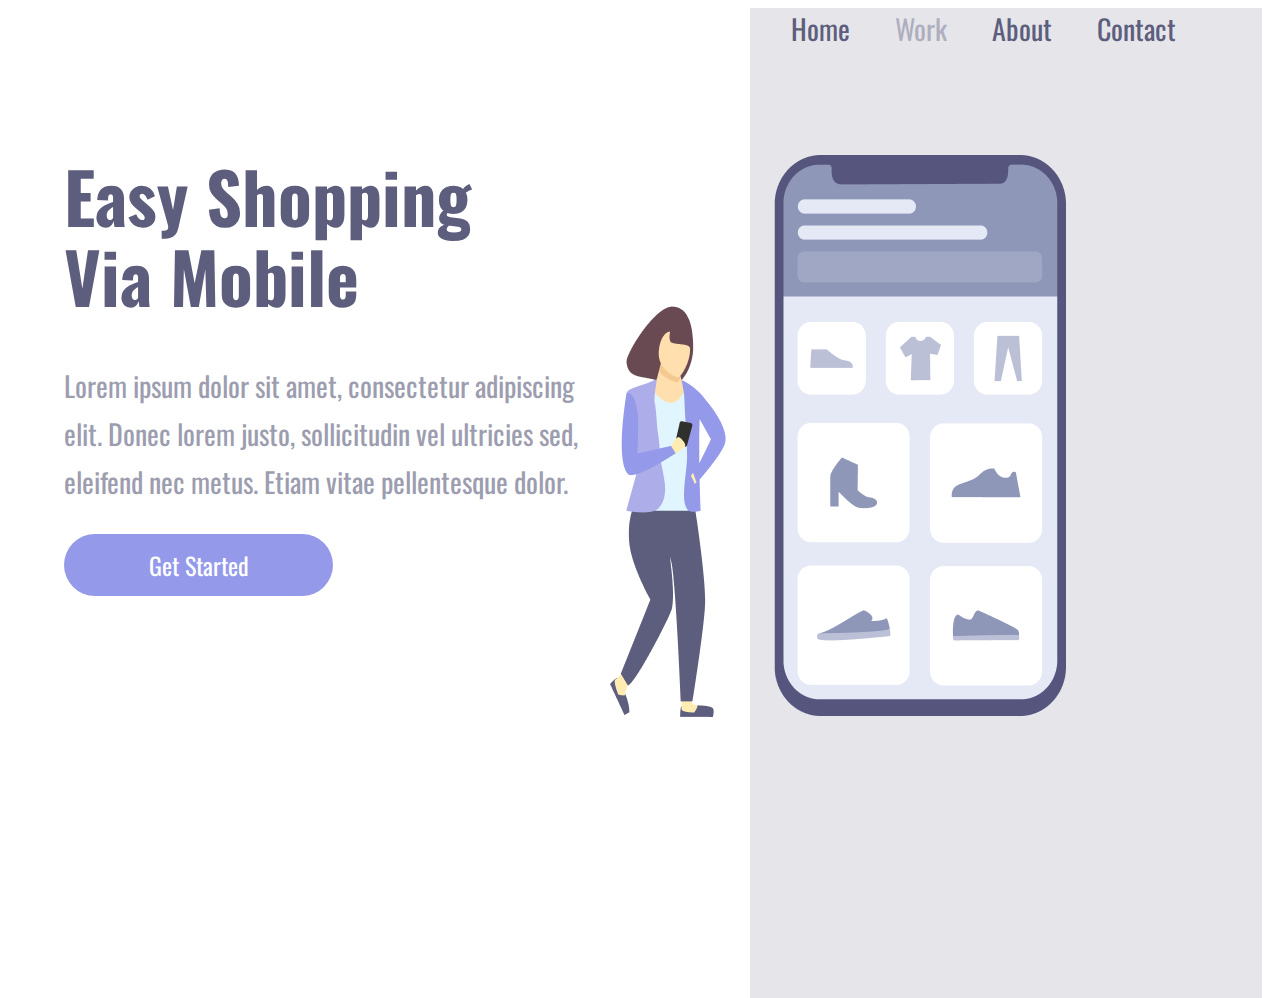
<file: index.html>
<!DOCTYPE html>
<html lang="pt-br">
<head>
    <meta charset="UTF-8">
    <meta http-equiv="X-UA-Compatible" content="IE=edge">
    <meta name="viewport" content="width=device-width, initial-scale=1.0">
    <link rel="stylesheet" href="./StylesPj2.css">
    <link rel="preconnect" href="https://fonts.googleapis.com">
    <link rel="preconnect" href="https://fonts.gstatic.com" crossorigin>
    <link href="https://fonts.googleapis.com/css2?family=Oswald&display=swap" rel="stylesheet">
    <title>Easy Shopping Via Mobile</title>
</head>
<body>
    <section class="SectionOne">
        <div>
            <h1>Easy Shopping <br>
                Via Mobile
            </h1>
            <p>Lorem ipsum dolor sit amet, consectetur  adipiscing <br>
                elit. Donec lorem justo, sollicitudin vel ultricies sed,<br> 
                eleifend nec metus. Etiam vitae pellentesque dolor. </p>
            <button>Get Started</button>
        </div>
    </section>
    <section class="SectionTwo">
            <a class="LinksHeader">Home</a>
            <a class="LinksHeader" id="linkWork">Work</a>
            <a class="LinksHeader">About</a>
            <a class="LinksHeader">Contact</a>
            <figure>
                <img src="./img/Illustration-3-3.png" alt="img-girl-phone" class="imgOne">
            </figure>

    </section>
</body>
</html>
</file>
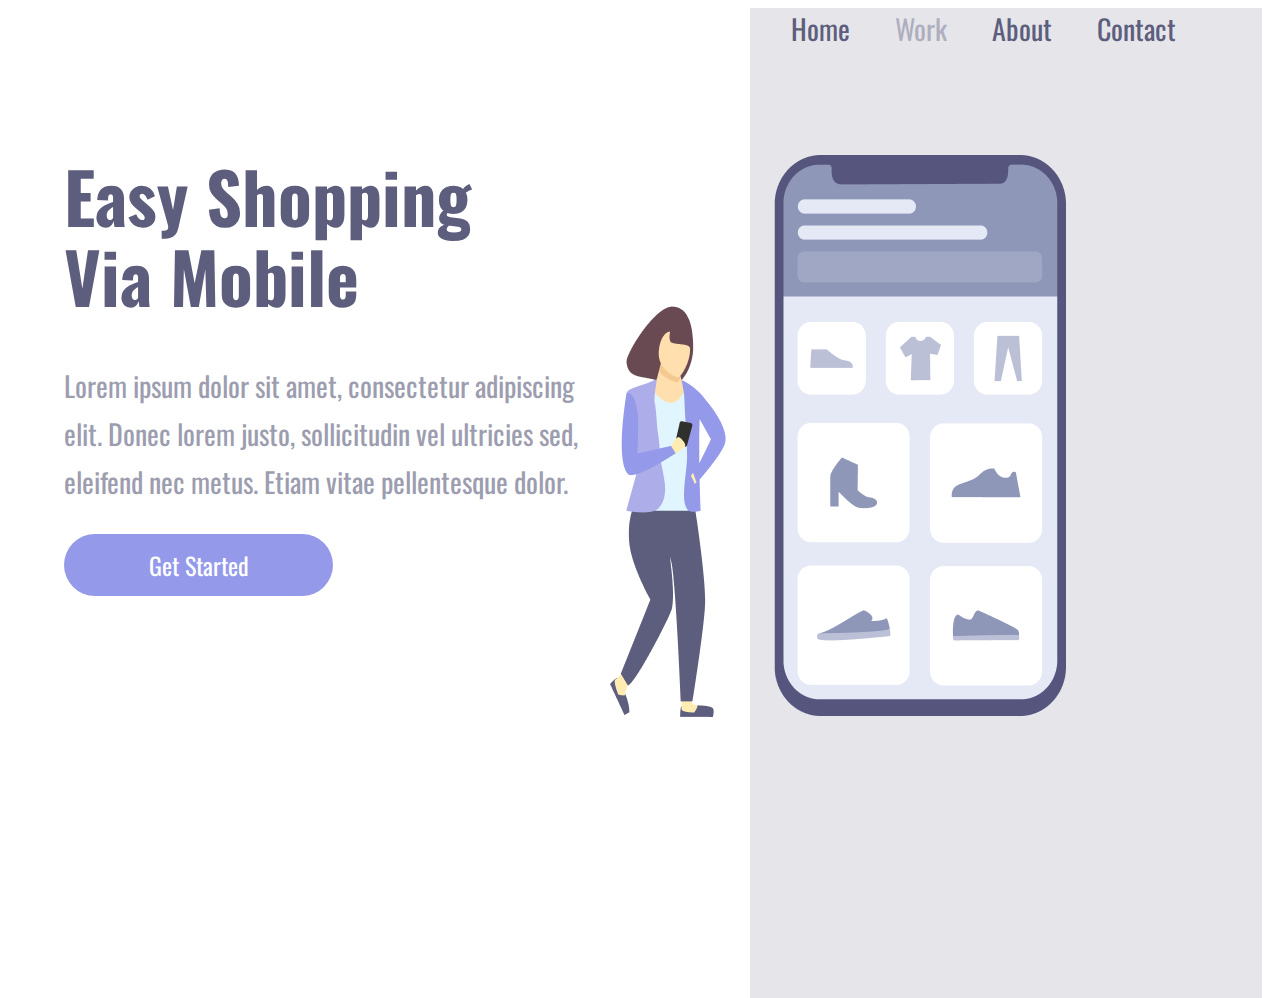
<file: HtmlCss/index.html>
<!DOCTYPE html>
<html lang="pt-br">
<head>
    <meta charset="UTF-8">
    <meta http-equiv="X-UA-Compatible" content="IE=edge">
    <meta name="viewport" content="width=device-width, initial-scale=1.0">
    <link rel="stylesheet" href="./StylesPj2.css">
    <link rel="preconnect" href="https://fonts.googleapis.com">
    <link rel="preconnect" href="https://fonts.gstatic.com" crossorigin>
    <link href="https://fonts.googleapis.com/css2?family=Oswald&display=swap" rel="stylesheet">
    <title>Easy Shopping Via Mobile</title>
</head>
<body>
    <section class="SectionOne">
        <div>
            <h1>Easy Shopping <br>
                Via Mobile
            </h1>
            <p>Lorem ipsum dolor sit amet, consectetur  adipiscing <br>
                elit. Donec lorem justo, sollicitudin vel ultricies sed,<br> 
                eleifend nec metus. Etiam vitae pellentesque dolor. </p>
            <button>Get Started</button>
        </div>
    </section>
    <section class="SectionTwo">
            <a class="LinksHeader">Home</a>
            <a class="LinksHeader" id="linkWork">Work</a>
            <a class="LinksHeader">About</a>
            <a class="LinksHeader">Contact</a>
            <figure>
                <img src="../img/Illustration-3-3.png" class="imgOne">
            </figure>

    </section>
</body>
</html>
</file>
<file: StylesPj2.css>
*{
    font-family: 'Oswald', sans-serif;
}
#linkWork{
    opacity: 0.4;
}
.SectionOne{
    display: inline-block;
    position: absolute;
    top: 12vh;
    left: 5vw;
    width: 60%;
}
h1{
    color: #5D5D7D;
    font-size: 70px;
    line-height: 80px;
    font-weight: 400px;
}
p{
    font-weight: 400;
    font-size: 28px;
    line-height: 48px; 
    opacity: 0.6;
    color: #5D5D7D;
}
button{
    width: 269px;
    height: 62px;
    font-weight: 400;
    font-size: 24px;
    line-height: 36px;
    text-align: center;
    color: #FFFFFF;
    background: #9499EA;
    border-radius: 35px;
    border: none;
}
.SectionTwo{
    display: inline-block;
    position: absolute;
    width: 40%;
    height: 110vh;
    background: rgb(93,93,125,0.16);
    margin-left: 58vw;
}
.imgOne{
    display: inline-block;
    position: relative;
    right: 180px;
    top: 10vh;
}
.LinksHeader{
    font-weight: 400;
    font-size: 28px;
    line-height: 41px;
    color: #5D5D7D;
    cursor: pointer;
    padding-left: 41px;
}
@media screen and (max-width:1100px) {
    .SectionOne{
        display: block;
        text-align: center;
        position: static;
        width: 94vw;
    }
    h1{
        font-size: 5vh;
        line-height: 8vh;
        margin-top: 8vh;
    }
    p{
        font-size: 2vh;
        line-height: 3vh;
        text-align: center;
    }
    .SectionTwo{
        display: block;
        position: absolute;
        width: 97%;
        height: 48.5%;
        background: rgb(93,93,125,0.16);
        margin-left: 0vw;
        margin-top: 3%;
    }
    .imgOne{
        display: block;
        margin-left: auto;
        margin-right: auto;
        right: 0;
        max-height:40vh;
        top: 2vh;
    }
    .LinksHeader{
        display: none;
    }

}
</file>
<file: HtmlCss/StylesPj2.css>
*{
    font-family: 'Oswald', sans-serif;
}
#linkWork{
    opacity: 0.4;
}
.SectionOne{
    display: inline-block;
    position: absolute;
    top: 12vh;
    left: 5vw;
    width: 60%;
}
h1{
    color: #5D5D7D;
    font-size: 70px;
    line-height: 80px;
    font-weight: 400px;
}
p{
    font-weight: 400;
    font-size: 28px;
    line-height: 48px; 
    opacity: 0.6;
    color: #5D5D7D;
}
button{
    width: 269px;
    height: 62px;
    font-weight: 400;
    font-size: 24px;
    line-height: 36px;
    text-align: center;
    color: #FFFFFF;
    background: #9499EA;
    border-radius: 35px;
    border: none;
}
.SectionTwo{
    display: inline-block;
    position: absolute;
    width: 40%;
    height: 110vh;
    background: rgb(93,93,125,0.16);
    margin-left: 58vw;
}
.imgOne{
    display: inline-block;
    position: relative;
    right: 180px;
    top: 10vh;
}
.LinksHeader{
    font-weight: 400;
    font-size: 28px;
    line-height: 41px;
    color: #5D5D7D;
    cursor: pointer;
    padding-left: 41px;
}
@media screen and (max-width:1100px) {
    .SectionOne{
        display: block;
        text-align: center;
        position: static;
        width: 94vw;
    }
    h1{
        font-size: 5vh;
        line-height: 8vh;
        margin-top: 8vh;
    }
    p{
        font-size: 2vh;
        line-height: 3vh;
        text-align: center;
    }
    .SectionTwo{
        display: block;
        position: absolute;
        width: 97%;
        height: 48.5%;
        background: rgb(93,93,125,0.16);
        margin-left: 0vw;
        margin-top: 3%;
    }
    .imgOne{
        display: block;
        margin-left: auto;
        margin-right: auto;
        right: 0;
        max-height:40vh;
        top: 2vh;
    }
    .LinksHeader{
        display: none;
    }

}
</file>
